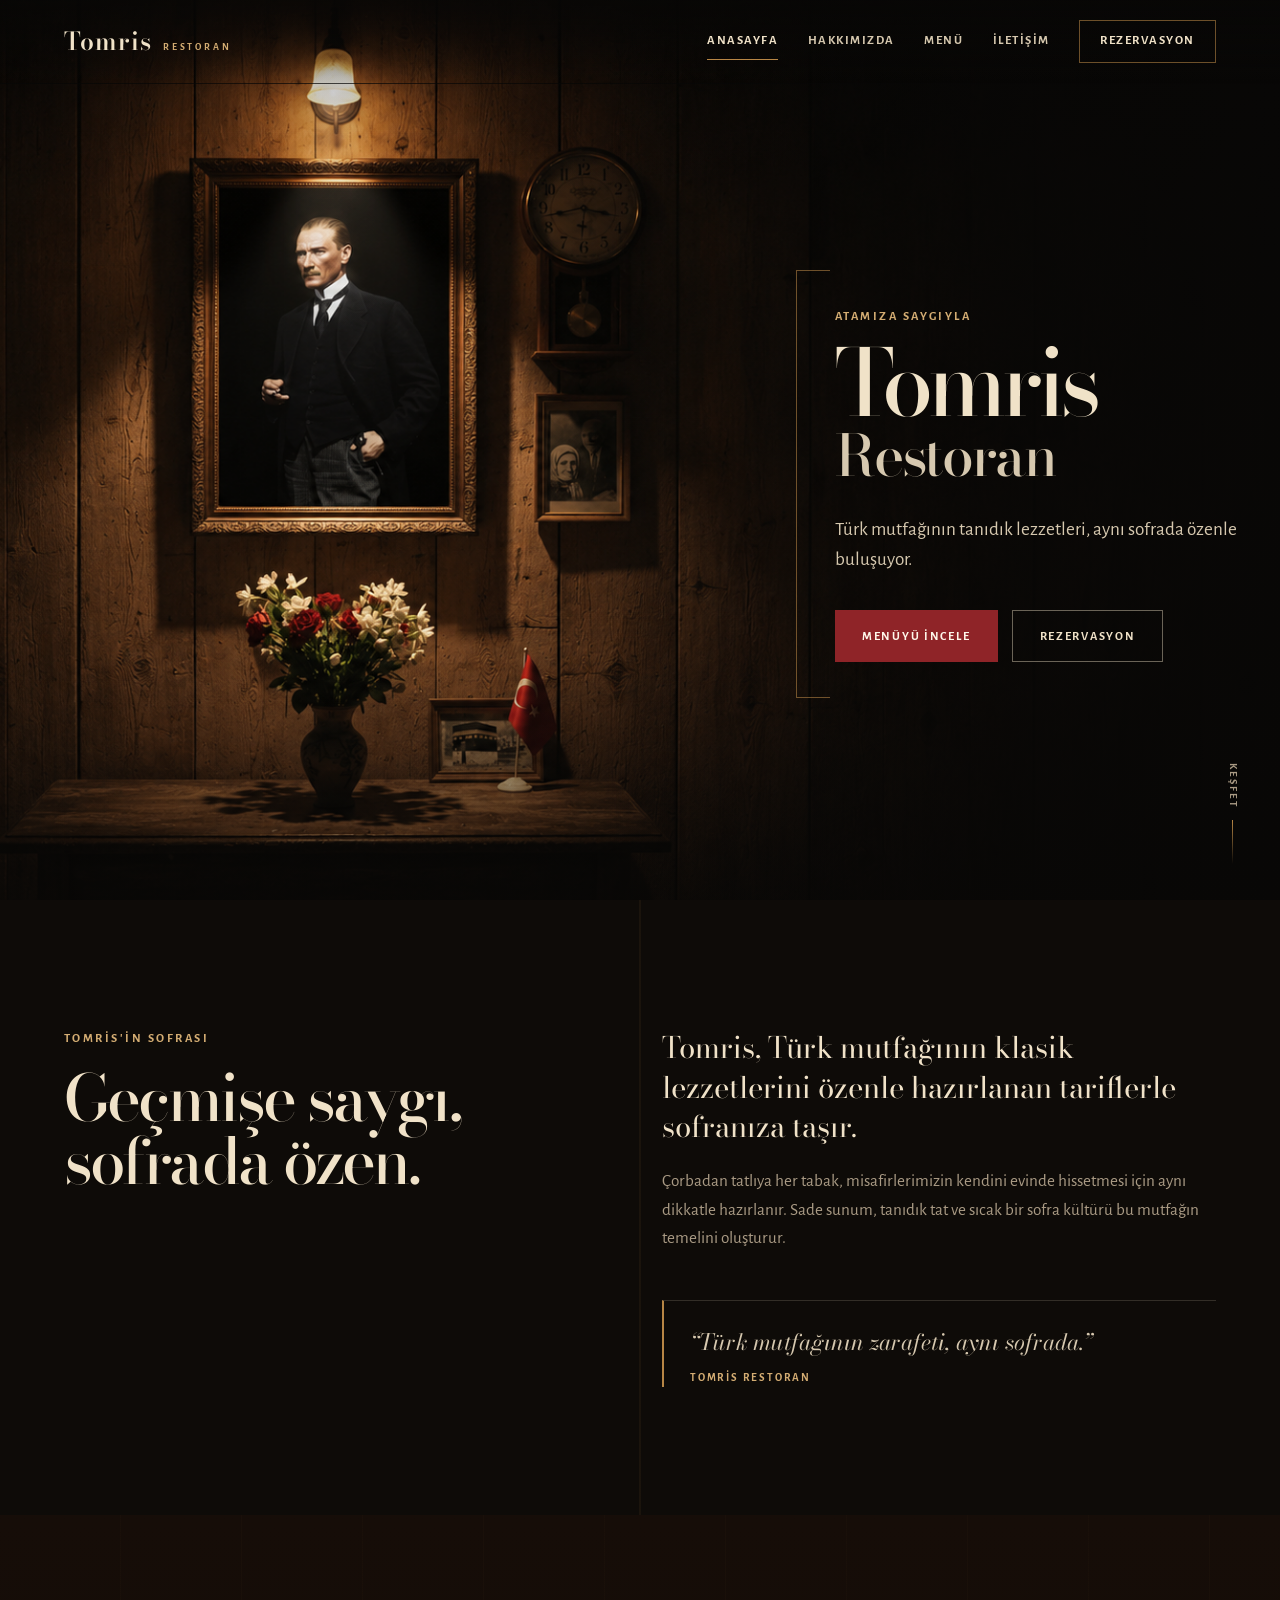
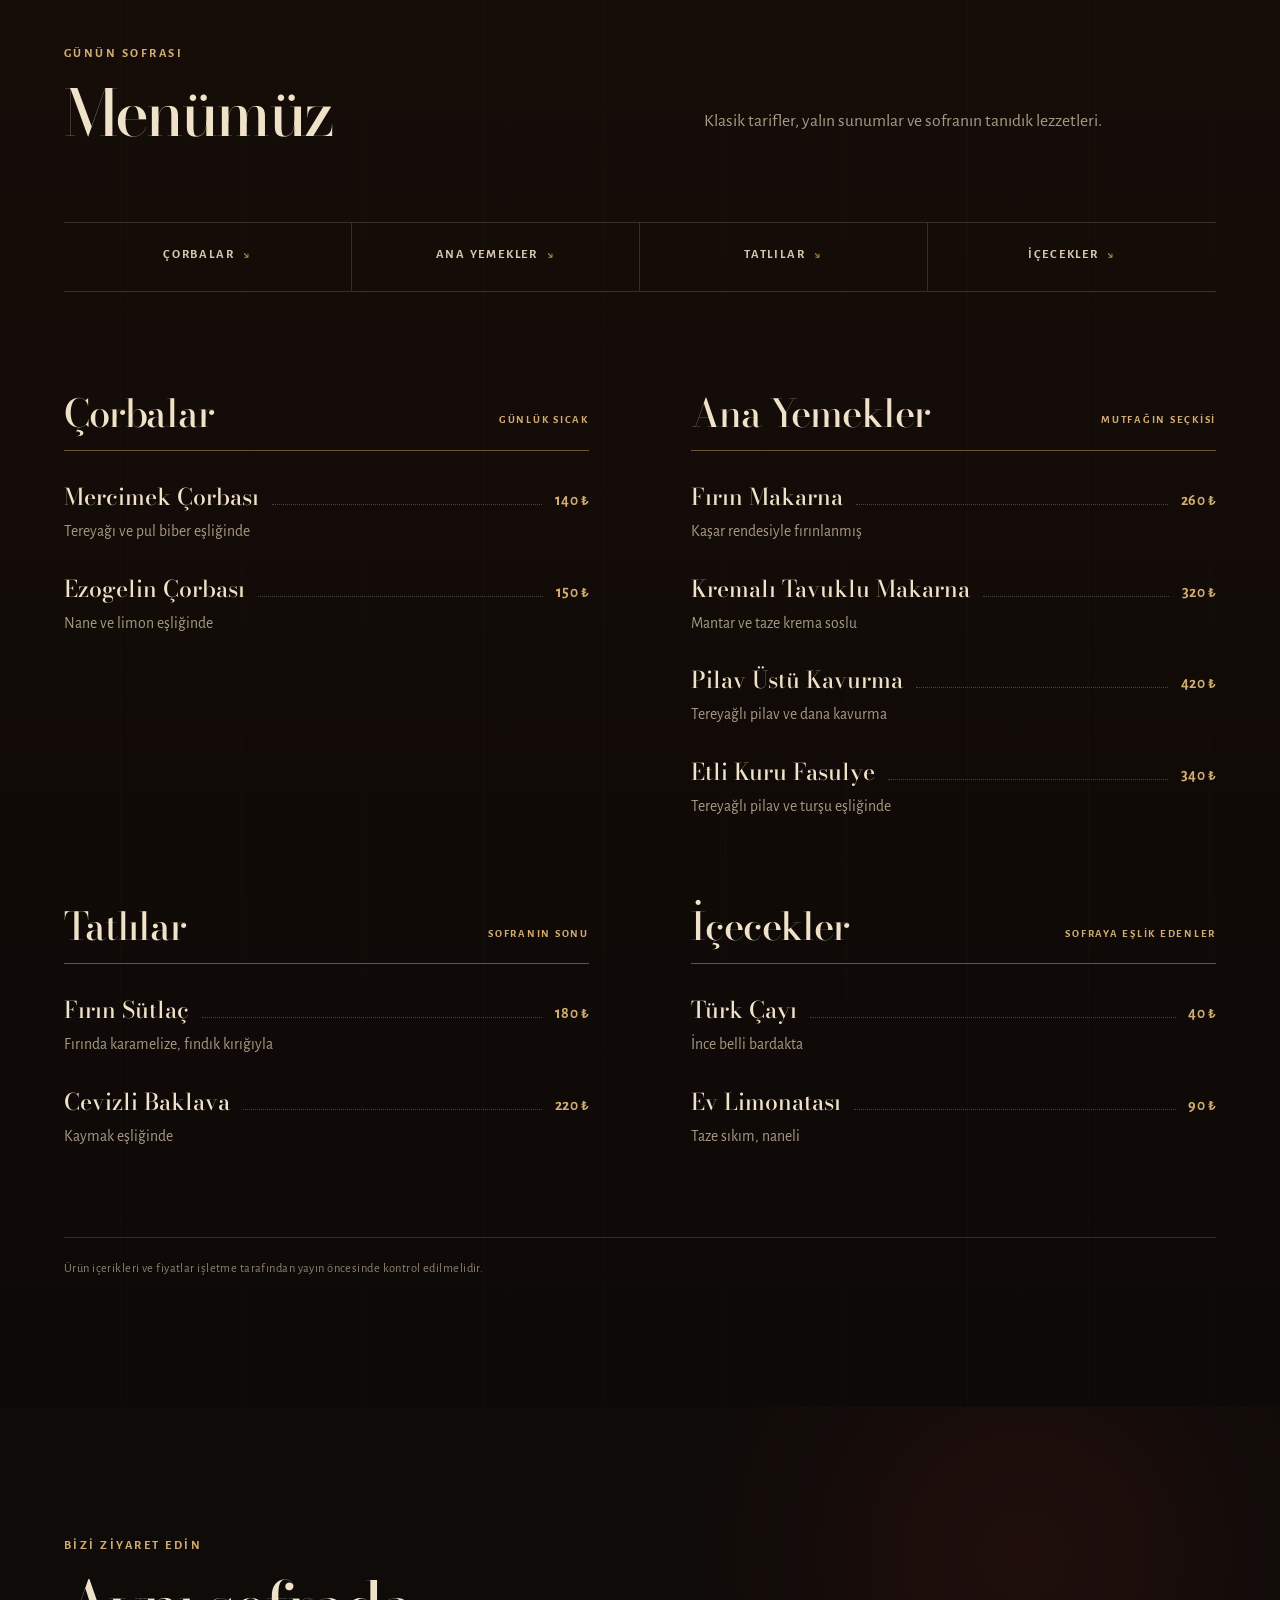
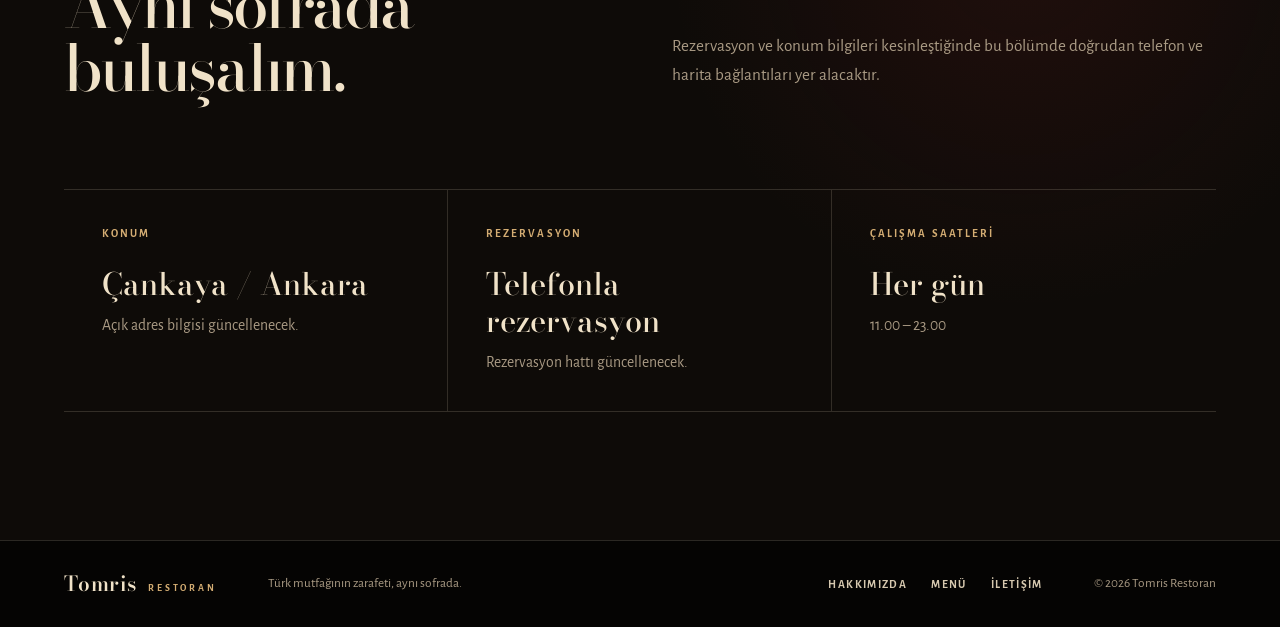
<file: index.html>
<!doctype html>
<html lang="tr">
<head>
  <meta charset="utf-8">
  <meta name="viewport" content="width=device-width, initial-scale=1">
  <meta name="description" content="Tomris Restoran'ın Türk mutfağından özenle hazırlanan çorba, ana yemek, tatlı ve içecek menüsünü keşfedin.">
  <meta name="theme-color" content="#080706">
  <title>Tomris Restoran | Türk Mutfağı</title>

  <link rel="preload" as="image" href="assets/images/tomris-ataturk-header.png" fetchpriority="high">
  <link rel="preconnect" href="https://fonts.googleapis.com">
  <link rel="preconnect" href="https://fonts.gstatic.com" crossorigin>
  <link href="https://fonts.googleapis.com/css2?family=Alegreya+Sans:wght@400;500;600&amp;family=Bodoni+Moda:opsz,wght@6..96,500;6..96,600&amp;display=swap" rel="stylesheet">
  <link rel="stylesheet" href="assets/css/styles.css">
  <script src="assets/js/main.js" defer></script>
</head>
<body>
  <a class="skip-link" href="#icerik">İçeriğe geç</a>

  <header class="site-header" data-header>
    <div class="site-header__inner">
      <a class="brand" href="#anasayfa" aria-label="Tomris Restoran ana sayfa">
        <span class="brand__name">Tomris</span>
        <span class="brand__type">Restoran</span>
      </a>

      <button class="menu-toggle" type="button" aria-expanded="false" aria-controls="site-navigation" data-menu-toggle>
        <span class="menu-toggle__label">Menü</span>
        <span class="menu-toggle__icon" aria-hidden="true"><i></i><i></i></span>
      </button>

      <nav class="site-nav" id="site-navigation" aria-label="Ana navigasyon" data-navigation>
        <ul class="site-nav__list">
          <li><a href="#anasayfa" data-nav-link>Anasayfa</a></li>
          <li><a href="#hikayemiz" data-nav-link>Hakkımızda</a></li>
          <li><a href="#menu" data-nav-link>Menü</a></li>
          <li><a href="#iletisim" data-nav-link>İletişim</a></li>
          <li><a class="site-nav__reservation" href="#iletisim">Rezervasyon</a></li>
        </ul>
      </nav>
    </div>
  </header>

  <main id="icerik" tabindex="-1">
    <section class="hero" id="anasayfa" aria-labelledby="hero-title" data-section>
      <div class="hero__media">
        <img
          src="assets/images/tomris-ataturk-header.png"
          width="1672"
          height="941"
          alt="Ahşap duvarda ışık altında Mustafa Kemal Atatürk portresi, çiçekler ve Türk bayrağı bulunan Tomris Restoran iç mekânı"
          fetchpriority="high"
          decoding="async"
        >
      </div>
      <div class="hero__shade" aria-hidden="true"></div>

      <div class="hero__inner section-shell">
        <div class="hero__copy">
          <p class="hero__eyebrow">Atamıza saygıyla</p>
          <h1 id="hero-title">
            <span>Tomris</span>
            <span>Restoran</span>
          </h1>
          <p class="hero__lead">Türk mutfağının tanıdık lezzetleri, aynı sofrada özenle buluşuyor.</p>
          <div class="hero__actions">
            <a class="button button--primary" href="#menu">Menüyü incele</a>
            <a class="button button--ghost" href="#iletisim">Rezervasyon</a>
          </div>
        </div>
      </div>

      <a class="scroll-cue" href="#hikayemiz" aria-label="Hakkımızda bölümüne geç">
        <span>Keşfet</span>
        <i aria-hidden="true"></i>
      </a>
    </section>

    <section class="story section" id="hikayemiz" aria-labelledby="story-title" data-section>
      <div class="section-shell story__grid">
        <header class="section-heading">
          <p class="section-kicker">Tomris'in sofrası</p>
          <h2 id="story-title">Geçmişe saygı,<br>sofrada özen.</h2>
        </header>

        <div class="story__content">
          <p class="story__intro">Tomris, Türk mutfağının klasik lezzetlerini özenle hazırlanan tariflerle sofranıza taşır.</p>
          <p>Çorbadan tatlıya her tabak, misafirlerimizin kendini evinde hissetmesi için aynı dikkatle hazırlanır. Sade sunum, tanıdık tat ve sıcak bir sofra kültürü bu mutfağın temelini oluşturur.</p>
          <blockquote>
            <p>“Türk mutfağının zarafeti, aynı sofrada.”</p>
            <cite>Tomris Restoran</cite>
          </blockquote>
        </div>
      </div>
    </section>

    <section class="menu-section section" id="menu" aria-labelledby="menu-title" data-section>
      <div class="section-shell">
        <header class="menu-section__header">
          <div class="section-heading">
            <p class="section-kicker">Günün sofrası</p>
            <h2 id="menu-title">Menümüz</h2>
          </div>
          <p class="menu-section__summary">Klasik tarifler, yalın sunumlar ve sofranın tanıdık lezzetleri.</p>
        </header>

        <nav class="category-nav" aria-label="Menü kategorileri">
          <a href="#corbalar">Çorbalar</a>
          <a href="#ana-yemekler">Ana yemekler</a>
          <a href="#tatlilar">Tatlılar</a>
          <a href="#icecekler">İçecekler</a>
        </nav>

        <div class="menu-grid">
          <article class="menu-category" id="corbalar">
            <header class="menu-category__header">
              <p>Günlük sıcak</p>
              <h3>Çorbalar</h3>
            </header>
            <ul class="menu-list">
              <li class="menu-item">
                <div class="menu-item__heading">
                  <h4>Mercimek Çorbası</h4>
                  <span class="menu-item__leader" aria-hidden="true"></span>
                  <span class="menu-item__price">140 ₺</span>
                </div>
                <p>Tereyağı ve pul biber eşliğinde</p>
              </li>
              <li class="menu-item">
                <div class="menu-item__heading">
                  <h4>Ezogelin Çorbası</h4>
                  <span class="menu-item__leader" aria-hidden="true"></span>
                  <span class="menu-item__price">150 ₺</span>
                </div>
                <p>Nane ve limon eşliğinde</p>
              </li>
            </ul>
          </article>

          <article class="menu-category" id="ana-yemekler">
            <header class="menu-category__header">
              <p>Mutfağın seçkisi</p>
              <h3>Ana Yemekler</h3>
            </header>
            <ul class="menu-list">
              <li class="menu-item">
                <div class="menu-item__heading">
                  <h4>Fırın Makarna</h4>
                  <span class="menu-item__leader" aria-hidden="true"></span>
                  <span class="menu-item__price">260 ₺</span>
                </div>
                <p>Kaşar rendesiyle fırınlanmış</p>
              </li>
              <li class="menu-item">
                <div class="menu-item__heading">
                  <h4>Kremalı Tavuklu Makarna</h4>
                  <span class="menu-item__leader" aria-hidden="true"></span>
                  <span class="menu-item__price">320 ₺</span>
                </div>
                <p>Mantar ve taze krema soslu</p>
              </li>
              <li class="menu-item">
                <div class="menu-item__heading">
                  <h4>Pilav Üstü Kavurma</h4>
                  <span class="menu-item__leader" aria-hidden="true"></span>
                  <span class="menu-item__price">420 ₺</span>
                </div>
                <p>Tereyağlı pilav ve dana kavurma</p>
              </li>
              <li class="menu-item">
                <div class="menu-item__heading">
                  <h4>Etli Kuru Fasulye</h4>
                  <span class="menu-item__leader" aria-hidden="true"></span>
                  <span class="menu-item__price">340 ₺</span>
                </div>
                <p>Tereyağlı pilav ve turşu eşliğinde</p>
              </li>
            </ul>
          </article>

          <article class="menu-category" id="tatlilar">
            <header class="menu-category__header">
              <p>Sofranın sonu</p>
              <h3>Tatlılar</h3>
            </header>
            <ul class="menu-list">
              <li class="menu-item">
                <div class="menu-item__heading">
                  <h4>Fırın Sütlaç</h4>
                  <span class="menu-item__leader" aria-hidden="true"></span>
                  <span class="menu-item__price">180 ₺</span>
                </div>
                <p>Fırında karamelize, fındık kırığıyla</p>
              </li>
              <li class="menu-item">
                <div class="menu-item__heading">
                  <h4>Cevizli Baklava</h4>
                  <span class="menu-item__leader" aria-hidden="true"></span>
                  <span class="menu-item__price">220 ₺</span>
                </div>
                <p>Kaymak eşliğinde</p>
              </li>
            </ul>
          </article>

          <article class="menu-category" id="icecekler">
            <header class="menu-category__header">
              <p>Sofraya eşlik edenler</p>
              <h3>İçecekler</h3>
            </header>
            <ul class="menu-list">
              <li class="menu-item">
                <div class="menu-item__heading">
                  <h4>Türk Çayı</h4>
                  <span class="menu-item__leader" aria-hidden="true"></span>
                  <span class="menu-item__price">40 ₺</span>
                </div>
                <p>İnce belli bardakta</p>
              </li>
              <li class="menu-item">
                <div class="menu-item__heading">
                  <h4>Ev Limonatası</h4>
                  <span class="menu-item__leader" aria-hidden="true"></span>
                  <span class="menu-item__price">90 ₺</span>
                </div>
                <p>Taze sıkım, naneli</p>
              </li>
            </ul>
          </article>
        </div>

        <p class="menu-note">Ürün içerikleri ve fiyatlar işletme tarafından yayın öncesinde kontrol edilmelidir.</p>
      </div>
    </section>

    <section class="contact section" id="iletisim" aria-labelledby="contact-title" data-section>
      <div class="section-shell">
        <header class="contact__header">
          <div class="section-heading">
            <p class="section-kicker">Bizi ziyaret edin</p>
            <h2 id="contact-title">Aynı sofrada<br>buluşalım.</h2>
          </div>
          <p>Rezervasyon ve konum bilgileri kesinleştiğinde bu bölümde doğrudan telefon ve harita bağlantıları yer alacaktır.</p>
        </header>

        <div class="contact__grid">
          <article>
            <p class="contact__label">Konum</p>
            <h3>Çankaya / Ankara</h3>
            <p>Açık adres bilgisi güncellenecek.</p>
          </article>
          <article>
            <p class="contact__label">Rezervasyon</p>
            <h3>Telefonla rezervasyon</h3>
            <p>Rezervasyon hattı güncellenecek.</p>
          </article>
          <article>
            <p class="contact__label">Çalışma saatleri</p>
            <h3>Her gün</h3>
            <p>11.00 – 23.00</p>
          </article>
        </div>
      </div>
    </section>
  </main>

  <footer class="site-footer">
    <div class="section-shell site-footer__inner">
      <a class="brand brand--footer" href="#anasayfa">
        <span class="brand__name">Tomris</span>
        <span class="brand__type">Restoran</span>
      </a>
      <p>Türk mutfağının zarafeti, aynı sofrada.</p>
      <nav aria-label="Alt navigasyon">
        <a href="#hikayemiz">Hakkımızda</a>
        <a href="#menu">Menü</a>
        <a href="#iletisim">İletişim</a>
      </nav>
      <p class="site-footer__copyright">© <span data-year>2026</span> Tomris Restoran</p>
    </div>
  </footer>
</body>
</html>
</file>
<file: assets/css/styles.css>
:root {
  color-scheme: dark;
  --night: #080706;
  --night-soft: #0e0b08;
  --walnut: #2a170c;
  --walnut-deep: #160d08;
  --brass: #b78645;
  --brass-light: #d4ad73;
  --ivory: #f0e2c8;
  --ivory-soft: #d6c8af;
  --muted: #a99a84;
  --red: #8f2428;
  --red-bright: #b7373c;
  --line: rgba(240, 226, 200, 0.16);
  --line-strong: rgba(183, 134, 69, 0.58);
  --display: "Bodoni Moda", "Bodoni MT", Didot, Georgia, serif;
  --body: "Alegreya Sans", "Segoe UI", Arial, sans-serif;
  --shell: min(1440px, calc(100% - 2 * clamp(1.5rem, 5vw, 5.5rem)));
  --header-height: 5.25rem;
}

*,
*::before,
*::after {
  box-sizing: border-box;
}

html {
  scroll-behavior: smooth;
  scrollbar-color: var(--brass) var(--night);
}

body {
  margin: 0;
  min-width: 20rem;
  background: var(--night);
  color: var(--ivory);
  font-family: var(--body);
  font-size: 1.075rem;
  line-height: 1.65;
  text-rendering: optimizeLegibility;
  -webkit-font-smoothing: antialiased;
}

body.nav-open {
  overflow: hidden;
}

::selection {
  background: var(--red);
  color: #fffaf0;
}

img {
  display: block;
  max-width: 100%;
}

a {
  color: inherit;
  text-decoration: none;
}

button,
a {
  -webkit-tap-highlight-color: transparent;
}

button {
  color: inherit;
  font: inherit;
}

:focus-visible {
  outline: 2px solid #f0c66d;
  outline-offset: 4px;
}

[id] {
  scroll-margin-top: calc(var(--header-height) + 1.5rem);
}

.skip-link {
  position: fixed;
  z-index: 2000;
  top: 0.75rem;
  left: 0.75rem;
  padding: 0.75rem 1rem;
  background: var(--ivory);
  color: var(--night);
  transform: translateY(-150%);
  transition: transform 180ms ease;
}

.skip-link:focus {
  transform: translateY(0);
}

.section-shell {
  width: var(--shell);
  margin-inline: auto;
}

.section {
  padding-block: clamp(5.5rem, 10vw, 9rem);
}

.site-header {
  position: fixed;
  z-index: 1000;
  inset: 0 0 auto;
  height: var(--header-height);
  border-bottom: 1px solid transparent;
  background: linear-gradient(180deg, rgba(8, 7, 6, 0.72), transparent);
  transition: background-color 220ms ease, border-color 220ms ease, backdrop-filter 220ms ease;
}

.site-header.is-scrolled,
body.nav-open .site-header {
  border-color: var(--line);
  background: rgba(8, 7, 6, 0.92);
  -webkit-backdrop-filter: blur(14px);
  backdrop-filter: blur(14px);
}

.site-header__inner {
  display: flex;
  align-items: center;
  justify-content: space-between;
  width: var(--shell);
  height: 100%;
  margin-inline: auto;
}

.brand {
  display: inline-flex;
  align-items: baseline;
  gap: 0.7rem;
  color: var(--ivory);
  line-height: 1;
}

.brand__name {
  font-family: var(--display);
  font-size: 1.55rem;
  font-weight: 600;
  letter-spacing: 0.04em;
}

.brand__type {
  color: var(--brass-light);
  font-size: 0.62rem;
  font-weight: 600;
  letter-spacing: 0.28em;
  text-transform: uppercase;
}

.site-nav__list {
  display: flex;
  align-items: center;
  gap: clamp(1.2rem, 2.3vw, 2.6rem);
  margin: 0;
  padding: 0;
  list-style: none;
}

.site-nav a {
  position: relative;
  display: inline-flex;
  align-items: center;
  min-height: 2.75rem;
  color: var(--ivory-soft);
  font-size: 0.79rem;
  font-weight: 600;
  letter-spacing: 0.12em;
  text-transform: uppercase;
  transition: color 180ms ease;
}

.site-nav a::after {
  content: "";
  position: absolute;
  right: 0;
  bottom: 0.25rem;
  left: 0;
  height: 1px;
  background: var(--brass);
  transform: scaleX(0);
  transform-origin: right;
  transition: transform 180ms ease;
}

.site-nav a:hover,
.site-nav a[aria-current="location"] {
  color: var(--ivory);
}

.site-nav a:hover::after,
.site-nav a[aria-current="location"]::after {
  transform: scaleX(1);
  transform-origin: left;
}

.site-nav .site-nav__reservation {
  min-height: 2.65rem;
  padding-inline: 1.25rem;
  border: 1px solid var(--line-strong);
  color: var(--ivory);
}

.site-nav .site-nav__reservation::after {
  display: none;
}

.site-nav .site-nav__reservation:hover {
  border-color: var(--brass-light);
  background: rgba(183, 134, 69, 0.12);
}

.menu-toggle {
  display: none;
  align-items: center;
  gap: 0.75rem;
  min-height: 2.75rem;
  padding: 0;
  border: 0;
  background: transparent;
  cursor: pointer;
}

.menu-toggle__label {
  font-size: 0.75rem;
  font-weight: 600;
  letter-spacing: 0.14em;
  text-transform: uppercase;
}

.menu-toggle__icon {
  display: grid;
  gap: 6px;
  width: 1.5rem;
}

.menu-toggle__icon i {
  display: block;
  width: 100%;
  height: 1px;
  background: currentColor;
  transition: transform 180ms ease;
}

.menu-toggle[aria-expanded="true"] .menu-toggle__icon i:first-child {
  transform: translateY(3.5px) rotate(45deg);
}

.menu-toggle[aria-expanded="true"] .menu-toggle__icon i:last-child {
  transform: translateY(-3.5px) rotate(-45deg);
}

.hero {
  position: relative;
  display: grid;
  min-height: max(44rem, 100svh);
  overflow: hidden;
  isolation: isolate;
}

.hero__media,
.hero__shade {
  position: absolute;
  z-index: -2;
  inset: 0;
}

.hero__media img {
  width: 100%;
  height: 100%;
  object-fit: cover;
  object-position: center center;
}

.hero__shade {
  z-index: -1;
  background:
    linear-gradient(90deg, rgba(8, 7, 6, 0.02) 0 47%, rgba(8, 7, 6, 0.26) 59%, rgba(8, 7, 6, 0.82) 80%, rgba(8, 7, 6, 0.96) 100%),
    linear-gradient(180deg, rgba(8, 7, 6, 0.34), transparent 22%, transparent 72%, rgba(8, 7, 6, 0.72));
}

.hero__inner {
  display: grid;
  grid-template-columns: minmax(0, 58%) minmax(20rem, 42%);
  align-items: center;
  padding-block: calc(var(--header-height) + 4rem) 5rem;
}

.hero__copy {
  position: relative;
  grid-column: 2;
  width: min(100%, 34rem);
  margin-left: clamp(2rem, 5vw, 6rem);
  padding-left: clamp(1.5rem, 3vw, 3rem);
}

.hero__copy::before {
  content: "";
  position: absolute;
  top: -2.25rem;
  bottom: -2.25rem;
  left: 0;
  width: 2.1rem;
  border-block: 1px solid var(--line-strong);
  border-left: 1px solid var(--line-strong);
}

.hero__eyebrow,
.section-kicker {
  margin: 0 0 1.15rem;
  color: var(--brass-light);
  font-size: 0.78rem;
  font-weight: 600;
  letter-spacing: 0.2em;
  text-transform: uppercase;
}

.hero h1 {
  margin: 0;
  font-family: var(--display);
  font-size: clamp(4.4rem, 7.2vw, 8.3rem);
  font-weight: 500;
  letter-spacing: -0.055em;
  line-height: 0.82;
  text-wrap: balance;
}

.hero h1 span {
  display: block;
}

.hero h1 span:last-child {
  margin-top: 0.15em;
  color: var(--ivory-soft);
  font-family: var(--display);
  font-size: 0.62em;
  font-weight: 500;
  letter-spacing: -0.035em;
  line-height: 0.95;
}

.hero__lead {
  max-width: 28rem;
  margin: 2rem 0 0;
  color: var(--ivory-soft);
  font-size: clamp(1.05rem, 1.5vw, 1.25rem);
  line-height: 1.55;
}

.hero__actions {
  display: flex;
  flex-wrap: wrap;
  gap: 0.9rem;
  margin-top: 2.25rem;
}

.button {
  display: inline-flex;
  align-items: center;
  justify-content: center;
  min-height: 3.25rem;
  padding-inline: 1.65rem;
  border: 1px solid transparent;
  font-size: 0.77rem;
  font-weight: 600;
  letter-spacing: 0.14em;
  text-transform: uppercase;
  transition: color 180ms ease, background-color 180ms ease, border-color 180ms ease, transform 180ms ease;
}

.button:hover {
  transform: translateY(-2px);
}

.button--primary {
  background: var(--red);
  color: #fff7eb;
}

.button--primary:hover {
  background: var(--red-bright);
}

.button--ghost {
  border-color: rgba(240, 226, 200, 0.42);
  color: var(--ivory);
}

.button--ghost:hover {
  border-color: var(--brass-light);
  background: rgba(8, 7, 6, 0.35);
}

.scroll-cue {
  position: absolute;
  right: clamp(1.5rem, 3vw, 3rem);
  bottom: 2.25rem;
  display: flex;
  align-items: center;
  gap: 0.75rem;
  color: var(--muted);
  font-size: 0.68rem;
  font-weight: 600;
  letter-spacing: 0.18em;
  text-transform: uppercase;
  writing-mode: vertical-rl;
}

.scroll-cue i {
  width: 1px;
  height: 2.75rem;
  background: linear-gradient(var(--brass), transparent);
}

.story {
  position: relative;
  background:
    linear-gradient(90deg, transparent 49.9%, rgba(183, 134, 69, 0.12) 50%, transparent 50.1%),
    var(--night-soft);
}

.story__grid {
  display: grid;
  grid-template-columns: minmax(18rem, 0.85fr) minmax(22rem, 1fr);
  gap: clamp(4rem, 10vw, 10rem);
}

.section-heading h2 {
  margin: 0;
  font-family: var(--display);
  font-size: clamp(3rem, 5vw, 5.5rem);
  font-weight: 500;
  letter-spacing: -0.045em;
  line-height: 0.98;
}

.story__content {
  align-self: center;
  max-width: 40rem;
  color: var(--muted);
}

.story__content > p {
  margin: 0;
}

.story__content > p + p {
  margin-top: 1.25rem;
}

.story__content .story__intro {
  color: var(--ivory);
  font-family: var(--display);
  font-size: clamp(1.55rem, 2.3vw, 2.25rem);
  line-height: 1.35;
}

blockquote {
  margin: 3rem 0 0;
  padding: 1.4rem 0 0 1.6rem;
  border-top: 1px solid var(--line);
  border-left: 2px solid var(--brass);
}

blockquote p {
  margin: 0;
  color: var(--ivory-soft);
  font-family: var(--display);
  font-size: 1.4rem;
  font-style: italic;
}

blockquote cite {
  display: block;
  margin-top: 0.5rem;
  color: var(--brass-light);
  font-size: 0.7rem;
  font-style: normal;
  font-weight: 600;
  letter-spacing: 0.16em;
  text-transform: uppercase;
}

.menu-section {
  background:
    repeating-linear-gradient(90deg, transparent 0 7.5rem, rgba(183, 134, 69, 0.025) 7.5rem calc(7.5rem + 1px)),
    linear-gradient(180deg, var(--walnut-deep), #0d0907);
}

.menu-section__header {
  display: grid;
  grid-template-columns: 1fr minmax(18rem, 32rem);
  align-items: end;
  gap: 3rem;
}

.menu-section__summary {
  margin: 0 0 0.55rem;
  color: var(--muted);
  font-size: 1.1rem;
}

.category-nav {
  display: flex;
  flex-wrap: wrap;
  gap: 0;
  margin-top: clamp(3rem, 6vw, 5.5rem);
  border-block: 1px solid var(--line);
}

.category-nav a {
  position: relative;
  flex: 1 1 12rem;
  min-height: 4.25rem;
  padding: 1.4rem 1rem;
  border-right: 1px solid var(--line);
  color: var(--ivory-soft);
  font-size: 0.79rem;
  font-weight: 600;
  letter-spacing: 0.14em;
  text-align: center;
  text-transform: uppercase;
  transition: color 180ms ease, background-color 180ms ease;
}

.category-nav a:last-child {
  border-right: 0;
}

.category-nav a:hover {
  background: rgba(183, 134, 69, 0.08);
  color: var(--ivory);
}

.category-nav a::after {
  content: "↘";
  margin-left: 0.55rem;
  color: var(--brass);
}

.menu-grid {
  display: grid;
  grid-template-columns: repeat(2, minmax(0, 1fr));
  gap: clamp(4rem, 7vw, 7rem) clamp(4rem, 8vw, 8.5rem);
  margin-top: clamp(4.5rem, 8vw, 7rem);
}

.menu-category {
  scroll-margin-top: calc(var(--header-height) + 2rem);
}

.menu-category__header {
  display: flex;
  align-items: flex-end;
  justify-content: space-between;
  gap: 1rem;
  padding-bottom: 1.1rem;
  border-bottom: 1px solid var(--line-strong);
}

.menu-category__header p {
  order: 2;
  margin: 0 0 0.2rem;
  color: var(--brass-light);
  font-size: 0.68rem;
  font-weight: 600;
  letter-spacing: 0.16em;
  text-align: right;
  text-transform: uppercase;
}

.menu-category__header h3 {
  margin: 0;
  font-family: var(--display);
  font-size: clamp(2rem, 3vw, 2.8rem);
  font-weight: 500;
  letter-spacing: -0.03em;
  line-height: 1;
}

.menu-list {
  display: grid;
  gap: 2rem;
  margin: 0;
  padding: 2rem 0 0;
  list-style: none;
}

.menu-item__heading {
  display: flex;
  align-items: baseline;
  gap: 0.8rem;
}

.menu-item h4 {
  flex: 0 1 auto;
  margin: 0;
  color: var(--ivory);
  font-family: var(--display);
  font-size: clamp(1.2rem, 1.8vw, 1.55rem);
  font-weight: 500;
  line-height: 1.2;
}

.menu-item__leader {
  flex: 1 1 2rem;
  min-width: 1rem;
  border-bottom: 1px dotted rgba(240, 226, 200, 0.26);
}

.menu-item__price {
  flex: none;
  color: var(--brass-light);
  font-size: 0.98rem;
  font-weight: 600;
  letter-spacing: 0.04em;
}

.menu-item p {
  margin: 0.38rem 0 0;
  color: var(--muted);
  font-size: 0.98rem;
  line-height: 1.45;
}

.menu-note {
  margin: clamp(4rem, 7vw, 7rem) 0 0;
  padding-top: 1.25rem;
  border-top: 1px solid var(--line);
  color: #8e806e;
  font-size: 0.78rem;
  letter-spacing: 0.035em;
}

.contact {
  background:
    radial-gradient(circle at 80% 20%, rgba(143, 36, 40, 0.14), transparent 30%),
    var(--night-soft);
}

.contact__header {
  display: grid;
  grid-template-columns: 1fr minmax(20rem, 34rem);
  align-items: end;
  gap: 4rem;
}

.contact__header > p {
  margin: 0 0 0.65rem;
  color: var(--muted);
}

.contact__grid {
  display: grid;
  grid-template-columns: repeat(3, 1fr);
  margin-top: clamp(4rem, 7vw, 6rem);
  border-block: 1px solid var(--line);
}

.contact__grid article {
  min-height: 13rem;
  padding: 2.2rem clamp(1.5rem, 3vw, 3rem);
  border-right: 1px solid var(--line);
}

.contact__grid article:last-child {
  border-right: 0;
}

.contact__label {
  margin: 0;
  color: var(--brass-light);
  font-size: 0.7rem;
  font-weight: 600;
  letter-spacing: 0.18em;
  text-transform: uppercase;
}

.contact__grid h3 {
  margin: 1.4rem 0 0;
  font-family: var(--display);
  font-size: clamp(1.55rem, 2.4vw, 2.1rem);
  font-weight: 500;
  line-height: 1.2;
}

.contact__grid article > p:last-child {
  margin: 0.65rem 0 0;
  color: var(--muted);
  font-size: 0.98rem;
}

.site-footer {
  padding-block: 2rem;
  border-top: 1px solid var(--line);
  background: #050403;
}

.site-footer__inner {
  display: grid;
  grid-template-columns: auto 1fr auto auto;
  align-items: center;
  gap: clamp(1.5rem, 4vw, 4rem);
}

.brand--footer .brand__name {
  font-size: 1.3rem;
}

.site-footer p {
  margin: 0;
  color: var(--muted);
  font-size: 0.83rem;
}

.site-footer nav {
  display: flex;
  gap: 1.5rem;
}

.site-footer nav a {
  color: var(--ivory-soft);
  font-size: 0.72rem;
  font-weight: 600;
  letter-spacing: 0.12em;
  text-transform: uppercase;
}

.site-footer nav a:hover {
  color: var(--brass-light);
}

.site-footer .site-footer__copyright {
  color: var(--muted);
  white-space: nowrap;
}

main:focus,
.hero:focus,
.section:focus {
  outline: none;
}

@media (max-width: 68rem) {
  .hero__inner {
    grid-template-columns: minmax(0, 52%) minmax(20rem, 48%);
  }

  .hero__copy {
    margin-left: 1.5rem;
  }

  .story__grid {
    gap: 5rem;
  }

  .menu-grid {
    column-gap: 4rem;
  }

  .site-footer__inner {
    grid-template-columns: auto 1fr auto;
  }

  .site-footer__copyright {
    grid-column: 2 / -1;
    justify-self: end;
  }
}

@media (max-width: 52rem) {
  :root {
    --header-height: 4.75rem;
  }

  .menu-toggle {
    display: inline-flex;
  }

  .site-nav {
    position: fixed;
    z-index: 999;
    inset: var(--header-height) 0 auto;
    max-height: calc(100svh - var(--header-height));
    overflow-y: auto;
    border-bottom: 1px solid var(--line);
    background: rgba(8, 7, 6, 0.98);
    opacity: 0;
    visibility: hidden;
    transform: translateY(-0.75rem);
    transition: opacity 180ms ease, transform 180ms ease, visibility 180ms ease;
  }

  .site-nav.is-open {
    opacity: 1;
    visibility: visible;
    transform: translateY(0);
  }

  .site-nav__list {
    display: grid;
    gap: 0;
    width: var(--shell);
    margin-inline: auto;
    padding-block: 1.25rem 2rem;
  }

  .site-nav li {
    border-bottom: 1px solid var(--line);
  }

  .site-nav li:last-child {
    margin-top: 1.25rem;
    border: 0;
  }

  .site-nav a {
    display: flex;
    min-height: 3.6rem;
    font-size: 0.85rem;
  }

  .site-nav a::after {
    bottom: 0;
  }

  .site-nav .site-nav__reservation {
    justify-content: center;
    min-height: 3.25rem;
  }

  .hero {
    display: block;
    min-height: auto;
    padding-top: var(--header-height);
    background: var(--night);
  }

  .hero__media,
  .hero__shade {
    position: absolute;
    top: var(--header-height);
    bottom: auto;
    height: clamp(24rem, 61svh, 34rem);
  }

  .hero__media img {
    object-position: 31% center;
  }

  .hero__shade {
    background: linear-gradient(180deg, rgba(8, 7, 6, 0.08), transparent 55%, var(--night));
  }

  .hero__inner {
    display: block;
    width: 100%;
    padding: clamp(26rem, calc(61svh + 2rem), 36rem) max(1.5rem, calc((100% - var(--shell)) / 2)) 5rem;
  }

  .hero__copy {
    width: min(100%, 37rem);
    margin: 0;
    padding-left: 1.5rem;
  }

  .hero__copy::before {
    top: -1.5rem;
    bottom: -1.5rem;
    width: 1rem;
  }

  .hero h1 {
    font-size: clamp(4rem, 16vw, 6.5rem);
  }

  .scroll-cue {
    display: none;
  }

  .story {
    background: var(--night-soft);
  }

  .story__grid,
  .menu-section__header,
  .contact__header {
    grid-template-columns: 1fr;
    gap: 3rem;
  }

  .menu-grid {
    grid-template-columns: 1fr;
    gap: 4.5rem;
  }

  .contact__grid {
    grid-template-columns: 1fr;
  }

  .contact__grid article {
    min-height: 0;
    border-right: 0;
    border-bottom: 1px solid var(--line);
  }

  .contact__grid article:last-child {
    border-bottom: 0;
  }

  .site-footer__inner {
    grid-template-columns: 1fr auto;
  }

  .site-footer__inner > p:first-of-type {
    grid-column: 1 / -1;
    grid-row: 2;
  }

  .site-footer nav {
    justify-content: flex-end;
  }

  .site-footer__copyright {
    grid-column: 1 / -1;
    justify-self: start;
  }
}

@media (max-width: 36rem) {
  body {
    font-size: 1rem;
  }

  .hero__media,
  .hero__shade {
    height: clamp(22rem, 57svh, 30rem);
  }

  .hero__inner {
    padding-top: clamp(24rem, calc(57svh + 2rem), 32rem);
    padding-bottom: 4rem;
  }

  .hero__actions {
    display: grid;
  }

  .button {
    width: 100%;
  }

  .category-nav {
    display: grid;
    grid-template-columns: 1fr 1fr;
  }

  .category-nav a {
    min-height: 3.75rem;
    border-right: 1px solid var(--line);
    border-bottom: 1px solid var(--line);
  }

  .category-nav a:nth-child(2n) {
    border-right: 0;
  }

  .category-nav a:nth-last-child(-n + 2) {
    border-bottom: 0;
  }

  .menu-category__header {
    display: block;
  }

  .menu-category__header p {
    margin-top: 0.65rem;
    text-align: left;
  }

  .menu-item__heading {
    gap: 0.55rem;
  }

  .menu-item h4 {
    max-width: 70%;
  }

  .site-footer__inner {
    display: flex;
    flex-direction: column;
    align-items: flex-start;
  }

  .site-footer nav {
    flex-wrap: wrap;
    justify-content: flex-start;
  }
}

@media (prefers-reduced-motion: reduce) {
  html {
    scroll-behavior: auto;
  }

  *,
  *::before,
  *::after {
    scroll-behavior: auto !important;
    transition-duration: 0.01ms !important;
    animation-duration: 0.01ms !important;
    animation-iteration-count: 1 !important;
  }
}
</file>
